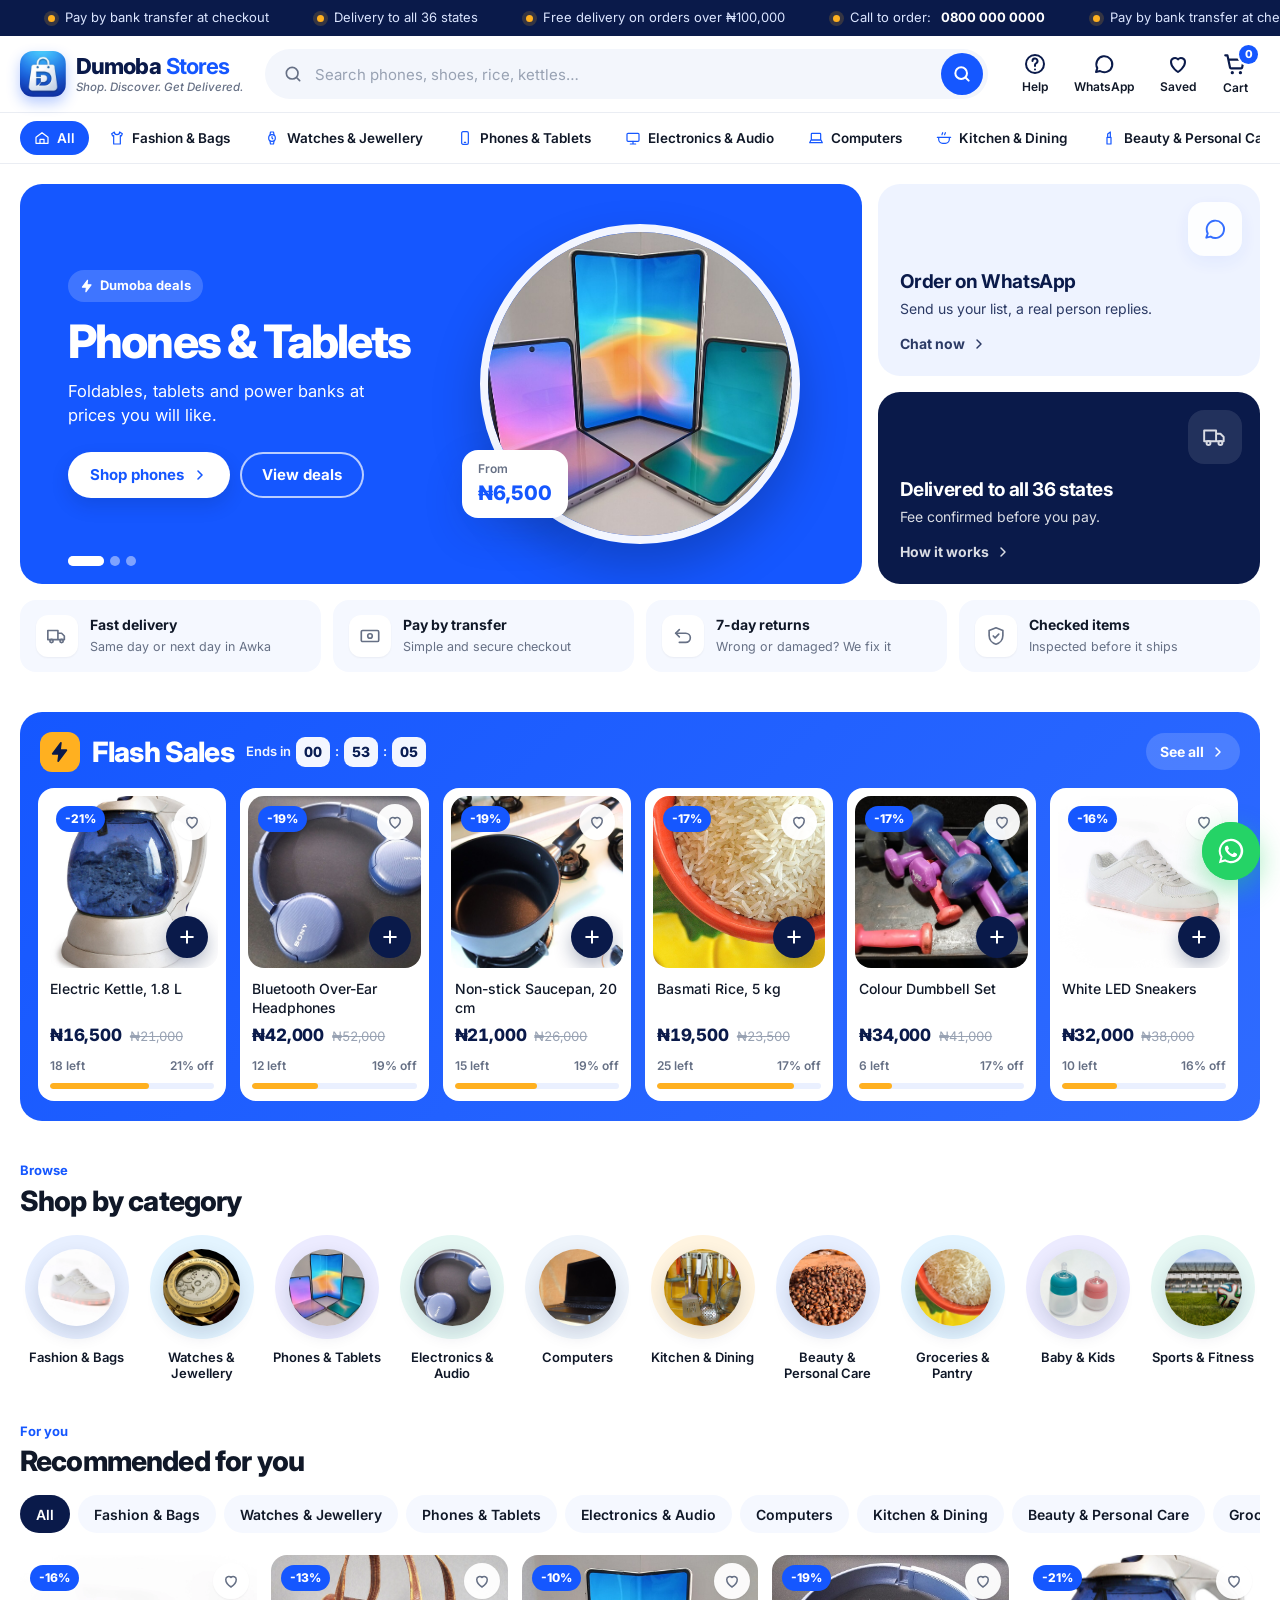
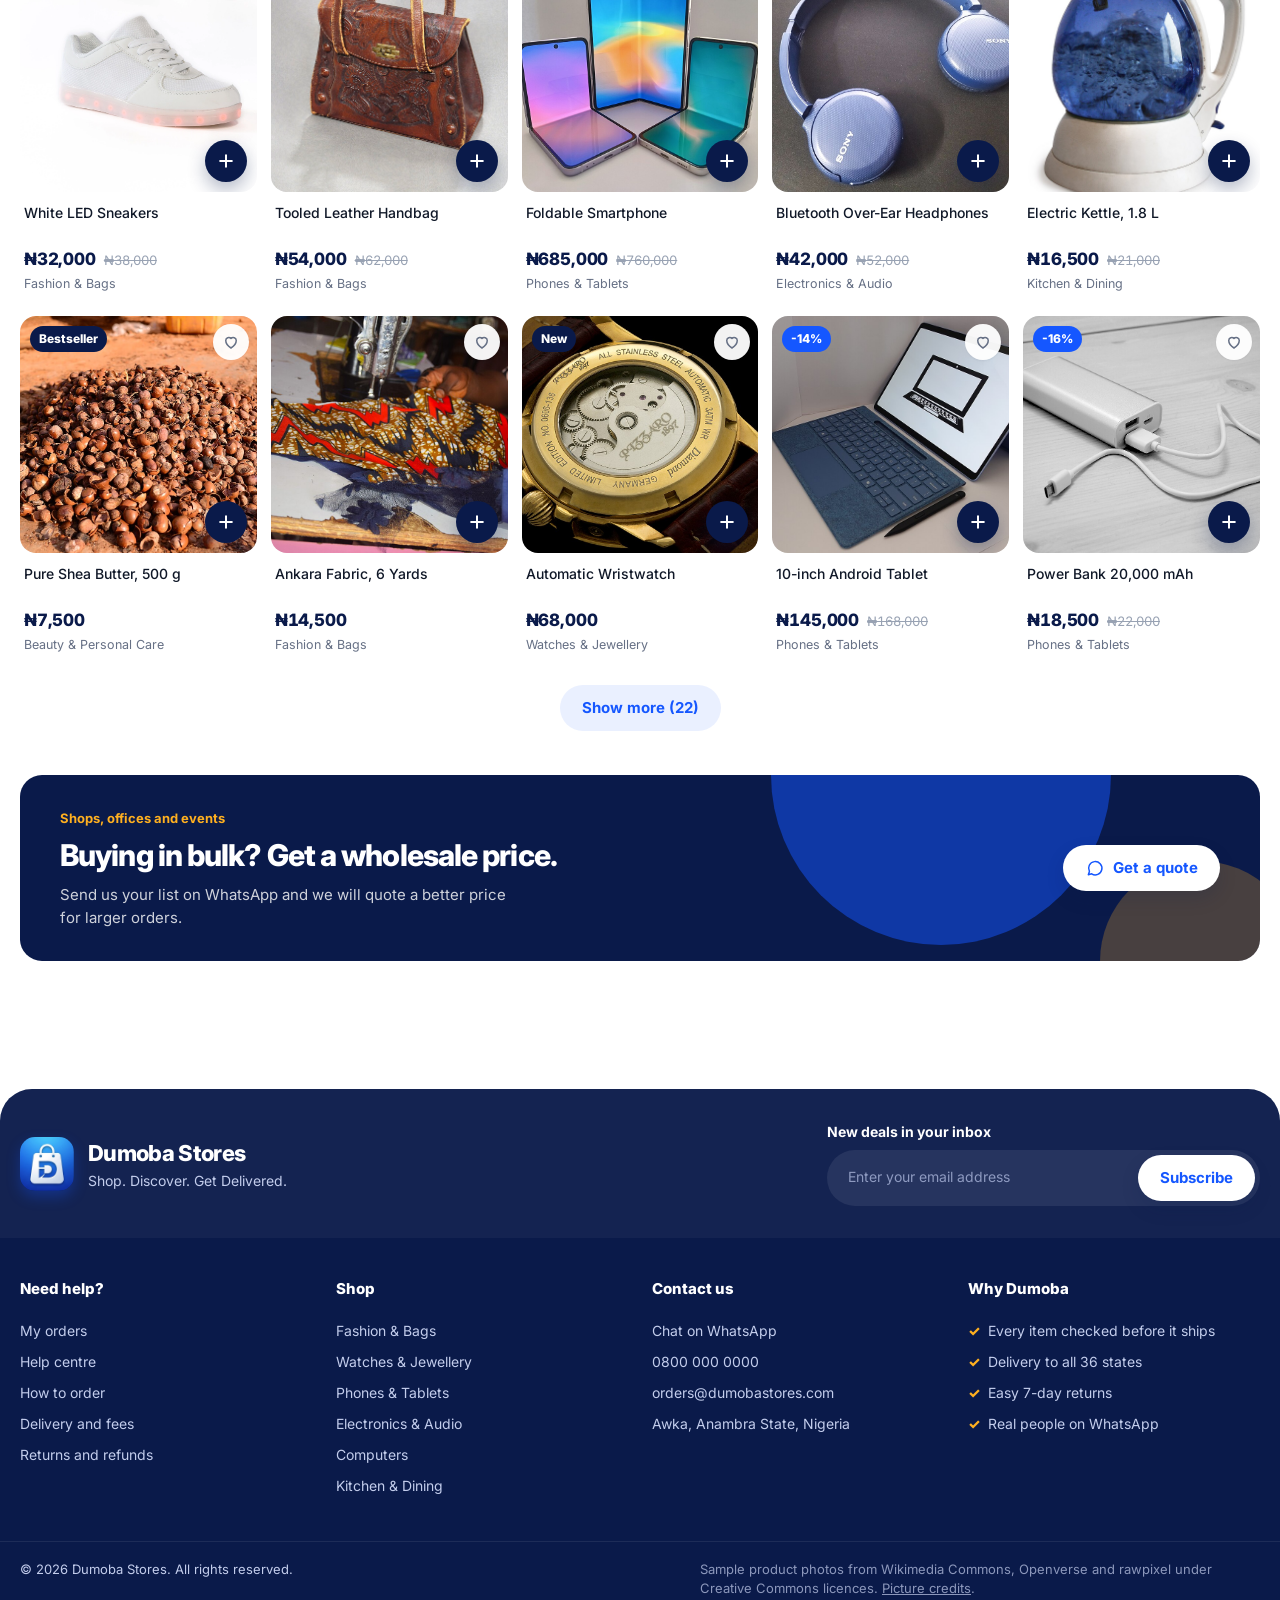
<file: index.html>
<!doctype html>
<html lang="en">
<head>
  <meta charset="utf-8">
  <meta name="viewport" content="width=device-width, initial-scale=1, viewport-fit=cover">
  <title>Dumoba Stores | Online Shopping in Nigeria</title>
  <meta name="description" content="Shop phones, fashion, electronics, kitchen, beauty, groceries, baby and sports products at Dumoba Stores. Order on WhatsApp, delivery across Nigeria.">
  <meta name="theme-color" content="#1449e6">
  <link rel="icon" href="assets/favicon.png" type="image/png">
  <link rel="apple-touch-icon" href="assets/logo-icon.png">
  <meta property="og:image" content="assets/logo-full.png">
  <link rel="preconnect" href="https://fonts.googleapis.com">
  <link rel="preconnect" href="https://fonts.gstatic.com" crossorigin>
  <link href="https://fonts.googleapis.com/css2?family=Inter:wght@400;500;600;700;800&display=swap" rel="stylesheet">
  <link rel="stylesheet" href="css/styles.css">
  <!-- Loading screen styles are inline so the logo shows instantly on refresh -->
  <style>
    .loader { position: fixed; inset: 0; z-index: 9999; display: grid; place-items: center; background: #fff; transition: opacity .45s ease, visibility .45s ease; }
    .loader.done { opacity: 0; visibility: hidden; }
    .loader__in { display: grid; justify-items: center; gap: 18px; }
    .loader__logo { width: 96px; height: 96px; border-radius: 24px; box-shadow: 0 14px 34px rgba(20, 73, 230, .3); animation: loader-pulse 1.2s ease-in-out infinite; }
    .loader__name { font: 800 22px/1 "Inter", system-ui, sans-serif; letter-spacing: -.03em; color: #0a1f5c; }
    .loader__name b { font-weight: 500; color: #1449e6; }
    .loader__bar { width: 120px; height: 4px; border-radius: 2px; background: #e8efff; overflow: hidden; }
    .loader__bar i { display: block; width: 40%; height: 100%; border-radius: 2px; background: #1449e6; animation: loader-slide 1s ease-in-out infinite; }
    @keyframes loader-pulse { 50% { transform: scale(1.08); } }
    @keyframes loader-slide { from { transform: translateX(-100%); } to { transform: translateX(250%); } }
    @media (prefers-reduced-motion: reduce) { .loader__logo, .loader__bar i { animation: none; } }
  </style>
</head>
<body>

  <!-- Loading screen: shows the logo while the page loads or refreshes -->
  <div class="loader" id="loader" role="status" aria-label="Loading Dumoba Stores">
    <div class="loader__in">
      <img class="loader__logo" src="assets/logo-icon.png" alt="" width="96" height="96">
      <p class="loader__name">Dumoba <b>Stores</b></p>
      <div class="loader__bar"><i></i></div>
    </div>
  </div>

  <!-- Top ticker (scrolling messages) -->
  <div class="ticker" aria-label="Store news">
    <div class="ticker__track" id="ticker"></div>
  </div>

  <!-- Header -->
  <header class="header">
    <div class="wrap header__in">
      <button class="icon-btn menu-btn" type="button" id="menu-btn" aria-label="Open categories menu">
        <svg viewBox="0 0 24 24" width="24" height="24" aria-hidden="true"><path d="M3 6h18M3 12h18M3 18h18" stroke="currentColor" stroke-width="2" stroke-linecap="round"/></svg>
      </button>
      <a class="logo" href="#/" aria-label="Dumoba Stores home">
        <span class="logo__mark" data-logo>D</span>
        <span class="logo__words"><span class="logo__text">Dumoba<b>Stores</b></span><small class="logo__tag" data-tagline></small></span>
      </a>
      <form class="search" id="search-form" role="search">
        <label class="visually-hidden" for="q">Search products, brands and categories</label>
        <svg class="search__icon" viewBox="0 0 24 24" width="20" height="20" aria-hidden="true"><circle cx="11" cy="11" r="7" fill="none" stroke="currentColor" stroke-width="2"/><path d="m20 20-3.5-3.5" stroke="currentColor" stroke-width="2" stroke-linecap="round"/></svg>
        <input id="q" type="search" placeholder="Search phones, shoes, rice, kettles…" autocomplete="off">
        <button class="search__btn" type="submit" aria-label="Search">
          <svg viewBox="0 0 24 24" width="20" height="20" aria-hidden="true"><circle cx="11" cy="11" r="7" fill="none" stroke="currentColor" stroke-width="2.4"/><path d="m20 20-3.5-3.5" stroke="currentColor" stroke-width="2.4" stroke-linecap="round"/></svg>
        </button>
        <ul class="suggest" id="suggest" role="listbox" hidden></ul>
      </form>
      <nav class="header__actions" aria-label="Account and cart">
        <a class="hact" href="#/help">
          <svg viewBox="0 0 24 24" width="24" height="24" aria-hidden="true"><circle cx="12" cy="12" r="9" fill="none" stroke="currentColor" stroke-width="2"/><path d="M9.5 9a2.5 2.5 0 1 1 3.5 2.3c-.6.3-1 .9-1 1.6V14M12 17.5v.01" stroke="currentColor" stroke-width="2" stroke-linecap="round" fill="none"/></svg>
          <span>Help</span>
        </a>
        <a class="hact" id="wa-head" href="#" target="_blank" rel="noopener">
          <svg viewBox="0 0 24 24" width="24" height="24" aria-hidden="true"><path d="M4 20l1.3-3.9A8 8 0 1 1 8 19z" fill="none" stroke="currentColor" stroke-width="2" stroke-linejoin="round"/></svg>
          <span>WhatsApp</span>
        </a>
        <a class="hact" href="#/wishlist" aria-label="Wishlist">
          <span class="cart-ico">
            <svg viewBox="0 0 24 24" width="24" height="24" aria-hidden="true"><path d="M12 20s-7-4.4-7-10a4 4 0 0 1 7-2.6A4 4 0 0 1 19 10c0 5.6-7 10-7 10z" fill="none" stroke="currentColor" stroke-width="2" stroke-linejoin="round"/></svg>
            <b class="cart-count" id="wish-count" hidden>0</b>
          </span>
          <span>Saved</span>
        </a>
        <a class="hact hact--cart" href="#/cart" aria-label="Cart">
          <span class="cart-ico">
            <svg viewBox="0 0 24 24" width="26" height="26" aria-hidden="true"><path d="M3 4h2l2.4 11.2a1 1 0 0 0 1 .8h9.2a1 1 0 0 0 1-.8L20 8H6.2" fill="none" stroke="currentColor" stroke-width="2" stroke-linecap="round" stroke-linejoin="round"/><circle cx="9.5" cy="20" r="1.5" fill="currentColor"/><circle cx="17" cy="20" r="1.5" fill="currentColor"/></svg>
            <b class="cart-count" id="cart-count">0</b>
          </span>
          <span>Cart</span>
        </a>
      </nav>
    </div>
    <nav class="catbar" aria-label="Categories">
      <div class="wrap catbar__in" id="catbar"></div>
    </nav>
  </header>

  <!-- Mobile category drawer -->
  <div class="drawer" id="drawer" hidden>
    <div class="drawer__panel" role="dialog" aria-modal="true" aria-label="Categories">
      <div class="drawer__head">
        <span class="logo__text">Dumoba<b>Stores</b></span>
        <button class="icon-btn" type="button" data-close-drawer aria-label="Close menu">
          <svg viewBox="0 0 24 24" width="24" height="24" aria-hidden="true"><path d="M6 6l12 12M18 6 6 18" stroke="currentColor" stroke-width="2" stroke-linecap="round"/></svg>
        </button>
      </div>
      <p class="drawer__label">Categories</p>
      <ul class="drawer__list" id="drawer-list"></ul>
    </div>
    <button class="drawer__scrim" type="button" data-close-drawer aria-label="Close menu"></button>
  </div>

  <main id="app" class="wrap" tabindex="-1"></main>

  <!-- Footer -->
  <footer class="footer">
    <div class="footer__news">
      <div class="wrap footer__news-in">
        <div class="footer__brand">
          <span class="logo__mark logo__mark--light" data-logo>D</span>
          <div>
            <p class="footer__brand-name">Dumoba Stores</p>
            <p data-tagline>Everything for the home, delivered across Nigeria.</p>
          </div>
        </div>
        <form class="news" id="news-form">
          <label for="news-email">New deals in your inbox</label>
          <div class="news__row">
            <input id="news-email" type="email" placeholder="Enter your email address" required>
            <button class="btn btn--light" type="submit">Subscribe</button>
          </div>
        </form>
      </div>
    </div>
    <div class="wrap footer__cols">
      <div>
        <h3>Need help?</h3>
        <ul>
          <li><a href="#/orders">My orders</a></li>
          <li><a href="#/help">Help centre</a></li>
          <li><a href="#/help">How to order</a></li>
          <li><a href="#/help">Delivery and fees</a></li>
          <li><a href="#/help">Returns and refunds</a></li>
        </ul>
      </div>
      <div>
        <h3>Shop</h3>
        <ul id="footer-cats"></ul>
      </div>
      <div>
        <h3>Contact us</h3>
        <ul>
          <li><a id="foot-wa" href="#" target="_blank" rel="noopener">Chat on WhatsApp</a></li>
          <li><a id="foot-phone" href="#"></a></li>
          <li><a id="foot-email" href="#"></a></li>
          <li id="foot-addr">Awka, Anambra State</li>
        </ul>
      </div>
      <div>
        <h3>Why Dumoba</h3>
        <ul class="footer__why">
          <li>Every item checked before it ships</li>
          <li>Delivery to all 36 states</li>
          <li>Easy 7-day returns</li>
          <li>Real people on WhatsApp</li>
        </ul>
      </div>
    </div>
    <div class="footer__base">
      <div class="wrap footer__base-in">
        <p>© <span id="year"></span> Dumoba Stores. All rights reserved.</p>
        <p class="footer__credits">Sample product photos from Wikimedia Commons, Openverse and rawpixel under Creative Commons licences. <a href="CREDITS.md">Picture credits</a>.</p>
      </div>
    </div>
  </footer>

  <!-- Floating WhatsApp -->
  <a class="wa-float" id="wa-float" href="#" target="_blank" rel="noopener" aria-label="Chat with us on WhatsApp">
    <svg viewBox="0 0 32 32" width="30" height="30" aria-hidden="true"><path fill="currentColor" d="M16 3a13 13 0 0 0-11.2 19.6L3 29l6.6-1.7A13 13 0 1 0 16 3zm0 23.6c-2 0-4-.6-5.7-1.6l-.4-.2-3.9 1 1-3.8-.3-.4A10.6 10.6 0 1 1 16 26.6zm5.8-7.9c-.3-.2-1.9-.9-2.2-1s-.5-.2-.7.2-.8 1-1 1.2-.4.2-.7.1a8.7 8.7 0 0 1-4.3-3.8c-.3-.6.3-.5.9-1.7.1-.2 0-.4 0-.5l-1-2.4c-.3-.6-.5-.5-.7-.5h-.6a1.2 1.2 0 0 0-.9.4 3.6 3.6 0 0 0-1.1 2.7 6.3 6.3 0 0 0 1.3 3.3 14.4 14.4 0 0 0 5.5 4.9c2 .9 2.8.9 3.8.8a3.2 3.2 0 0 0 2.1-1.5 2.6 2.6 0 0 0 .2-1.5c-.1-.2-.3-.3-.6-.4z"/></svg>
  </a>

  <button class="to-top" id="to-top" type="button" aria-label="Back to top">
    <svg viewBox="0 0 24 24" width="22" height="22" fill="none" stroke="currentColor" stroke-width="2.4" stroke-linecap="round" stroke-linejoin="round" aria-hidden="true"><path d="m18 15-6-6-6 6"/></svg>
  </button>

  <div class="toast" id="toast" role="status" aria-live="polite"></div>

  <script src="js/config.js"></script>
  <script src="js/products.js"></script>
  <script src="js/app.js"></script>
</body>
</html>
</file>
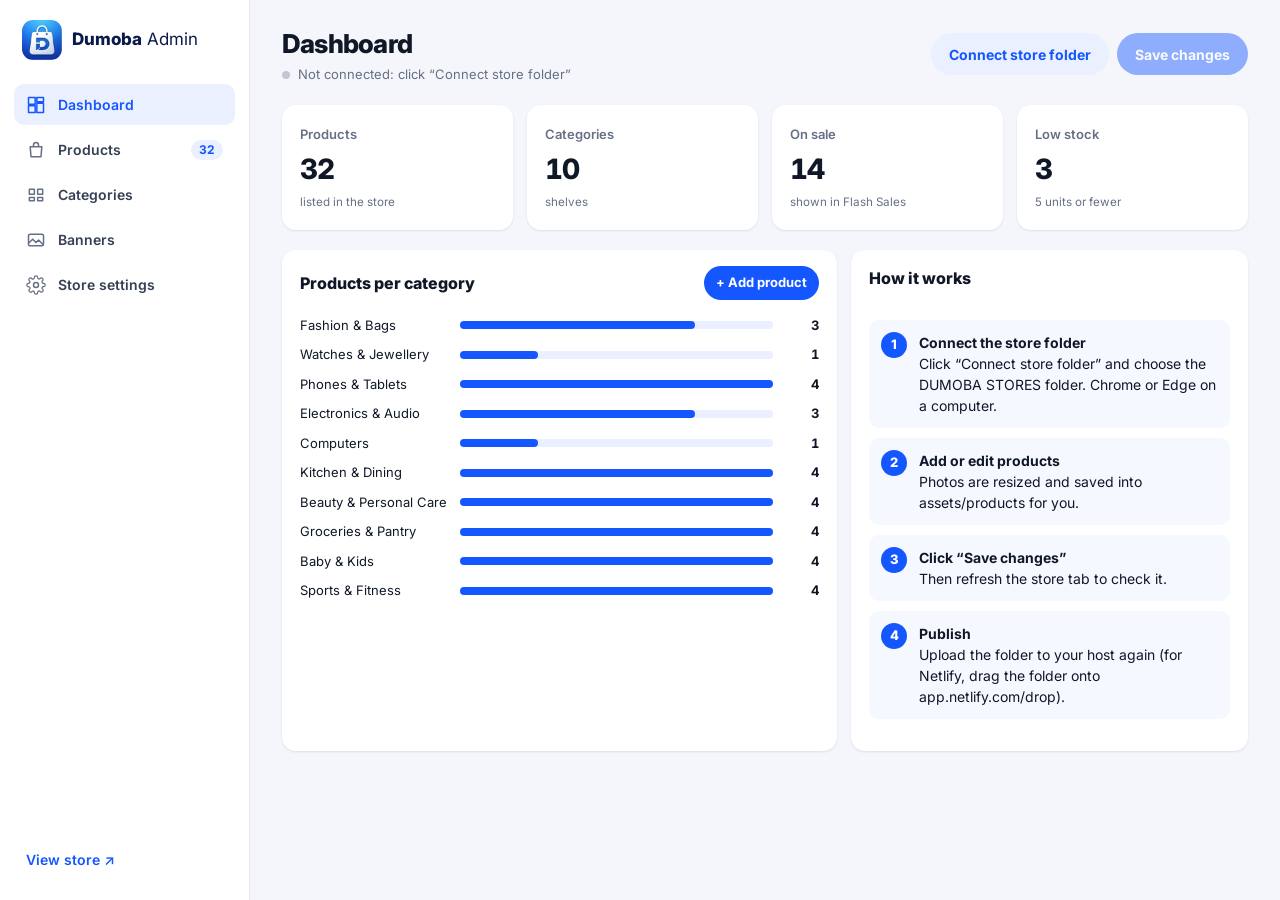
<file: admin.html>
<!doctype html>
<html lang="en">
<head>
  <meta charset="utf-8">
  <meta name="viewport" content="width=device-width, initial-scale=1">
  <title>Dumoba Admin</title>
  <meta name="robots" content="noindex, nofollow">
  <link rel="icon" href="assets/favicon.png" type="image/png">
  <link rel="preconnect" href="https://fonts.googleapis.com">
  <link rel="preconnect" href="https://fonts.gstatic.com" crossorigin>
  <link href="https://fonts.googleapis.com/css2?family=Inter:wght@400;500;600;700;800&display=swap" rel="stylesheet">
  <link rel="stylesheet" href="css/admin.css">
</head>
<body>
  <div class="layout">
    <!-- Sidebar -->
    <aside class="side">
      <a class="brand" href="admin.html">
        <img src="assets/logo-icon.png" alt="" width="40" height="40">
        <span><b>Dumoba</b> Admin</span>
      </a>
      <nav class="side__nav" aria-label="Admin sections">
        <button type="button" data-tab="dashboard" class="is-active"><svg viewBox="0 0 24 24" width="20" height="20" aria-hidden="true"><path d="M3 3h8v8H3zM13 3h8v5h-8zM13 10h8v11h-8zM3 13h8v8H3z" fill="none" stroke="currentColor" stroke-width="1.8" stroke-linejoin="round"/></svg>Dashboard</button>
        <button type="button" data-tab="products"><svg viewBox="0 0 24 24" width="20" height="20" aria-hidden="true"><path d="M5 8h14l-1 12H6zM9 8V6a3 3 0 0 1 6 0v2" fill="none" stroke="currentColor" stroke-width="1.8" stroke-linejoin="round"/></svg>Products <span class="pill" id="nav-count">0</span></button>
        <button type="button" data-tab="categories"><svg viewBox="0 0 24 24" width="20" height="20" aria-hidden="true"><path d="M4 5h6v6H4zM14 5h6v6h-6zM4 15h6v4H4zM14 15h6v4h-6z" fill="none" stroke="currentColor" stroke-width="1.8" stroke-linejoin="round"/></svg>Categories</button>
        <button type="button" data-tab="banners"><svg viewBox="0 0 24 24" width="20" height="20" aria-hidden="true"><rect x="3" y="5" width="18" height="14" rx="2" fill="none" stroke="currentColor" stroke-width="1.8"/><path d="m3 16 5-5 4 4 3-3 6 6" fill="none" stroke="currentColor" stroke-width="1.8" stroke-linejoin="round"/></svg>Banners</button>
        <button type="button" data-tab="settings"><svg viewBox="0 0 24 24" width="20" height="20" aria-hidden="true"><circle cx="12" cy="12" r="3" fill="none" stroke="currentColor" stroke-width="1.8"/><path d="M19.4 15a1.7 1.7 0 0 0 .3 1.8l.1.1a2 2 0 1 1-2.8 2.8l-.1-.1a1.7 1.7 0 0 0-1.8-.3 1.7 1.7 0 0 0-1 1.5V21a2 2 0 1 1-4 0v-.1a1.7 1.7 0 0 0-1.1-1.5 1.7 1.7 0 0 0-1.8.3l-.1.1a2 2 0 1 1-2.8-2.8l.1-.1a1.7 1.7 0 0 0 .3-1.8 1.7 1.7 0 0 0-1.5-1H3a2 2 0 1 1 0-4h.1a1.7 1.7 0 0 0 1.5-1.1 1.7 1.7 0 0 0-.3-1.8l-.1-.1a2 2 0 1 1 2.8-2.8l.1.1a1.7 1.7 0 0 0 1.8.3H9a1.7 1.7 0 0 0 1-1.5V3a2 2 0 1 1 4 0v.1a1.7 1.7 0 0 0 1 1.5 1.7 1.7 0 0 0 1.8-.3l.1-.1a2 2 0 1 1 2.8 2.8l-.1.1a1.7 1.7 0 0 0-.3 1.8V9a1.7 1.7 0 0 0 1.5 1H21a2 2 0 1 1 0 4h-.1a1.7 1.7 0 0 0-1.5 1z" fill="none" stroke="currentColor" stroke-width="1.5"/></svg>Store settings</button>
      </nav>
      <div class="side__foot">
        <a class="side__view" href="index.html" target="_blank" rel="noopener">View store ↗</a>
      </div>
    </aside>

    <!-- Main -->
    <div class="main">
      <header class="top">
        <div>
          <h1 id="page-title">Dashboard</h1>
          <p class="top__status" id="status">Not connected</p>
        </div>
        <div class="top__actions">
          <button class="btn btn--ghost" type="button" id="connect">Connect store folder</button>
          <button class="btn" type="button" id="save" disabled>Save changes</button>
        </div>
      </header>

      <div class="notice" id="notice" hidden></div>

      <main id="view"></main>
    </div>
  </div>

  <!-- Product editor -->
  <dialog class="modal" id="editor" aria-labelledby="editor-title">
    <form class="modal__in" id="editor-form" method="dialog" novalidate>
      <header class="modal__head">
        <h2 id="editor-title">Add product</h2>
        <button class="x" type="button" data-close aria-label="Close">×</button>
      </header>
      <div class="modal__body editor">
        <div class="editor__img">
          <label class="drop" id="drop">
            <img id="ed-preview" alt="" hidden>
            <span class="drop__hint" id="drop-hint">
              <svg viewBox="0 0 24 24" width="34" height="34" aria-hidden="true"><path d="M12 16V4m0 0-4 4m4-4 4 4M4 16v3a1 1 0 0 0 1 1h14a1 1 0 0 0 1-1v-3" fill="none" stroke="currentColor" stroke-width="1.8" stroke-linecap="round" stroke-linejoin="round"/></svg>
              <b>Add a photo</b><small>Click or drop an image here. It is resized for the web automatically.</small>
            </span>
            <input type="file" id="ed-file" accept="image/*" class="visually-hidden">
          </label>
          <button class="link" type="button" id="ed-file-change" hidden>Change photo</button>
        </div>
        <div class="editor__fields">
          <label class="field field--full"><span>Product name *</span><input name="name" required maxlength="120" placeholder="e.g. Red Canvas Sneakers"></label>
          <label class="field"><span>Category *</span><select name="category" required></select></label>
          <label class="field"><span>Label on photo</span><input name="tag" maxlength="20" placeholder="e.g. New, Bestseller"></label>
          <label class="field"><span>Price (₦) *</span><input name="price" type="number" min="0" step="1" required inputmode="numeric" placeholder="25000"></label>
          <label class="field"><span>Old price (₦)</span><input name="oldPrice" type="number" min="0" step="1" inputmode="numeric" placeholder="Leave empty if not on sale" aria-describedby="old-help"><small id="old-help">Higher than the price → shows a discount and puts it in Flash Sales.</small></label>
          <label class="field"><span>Units in stock</span><input name="stock" type="number" min="0" step="1" inputmode="numeric" placeholder="e.g. 12"></label>
          <label class="check"><input name="featured" type="checkbox"> <span>Feature on the home page</span></label>
          <label class="field field--full"><span>Description</span><textarea name="description" rows="3" maxlength="600" placeholder="One or two sentences about the product."></textarea></label>
          <div class="field field--full">
            <span>Details (size, colour, warranty…)</span>
            <div class="specs" id="ed-specs"></div>
            <button class="link" type="button" id="add-spec">+ Add a detail</button>
          </div>
        </div>
      </div>
      <footer class="modal__foot">
        <p class="err" id="ed-error" role="alert"></p>
        <button class="btn btn--ghost" type="button" data-close>Cancel</button>
        <button class="btn" type="submit">Save product</button>
      </footer>
    </form>
  </dialog>

  <div class="toast" id="toast" role="status" aria-live="polite"></div>

  <script src="js/config.js"></script>
  <script src="js/products.js"></script>
  <script src="js/admin.js"></script>
</body>
</html>
</file>
<file: css/styles.css>
/* ==========================================================================
   DUMOBA STORES — bright marketplace styles (vanilla CSS)
   Blue and white. Change the colours here and the whole site follows.
   ========================================================================== */
:root {
  --blue: #1557ff;
  --blue-dark: #0b3fd1;
  --blue-deep: #0a1a4a;
  --blue-soft: #eaf0ff;
  --blue-tint: #f5f8ff;
  --sky: #e3f1ff;
  --ice: #eef3ff;
  --mist: #f3f6fc;          /* product image background */
  --page: #ffffff;
  --ink: #101828;
  --ink-2: #667085;
  --line: #eaedf3;
  --deal: #ffb020;           /* warm accent for flash sale and badges */
  --good: #12a150;
  --danger: #e5383b;

  --r-lg: 22px;
  --r: 16px;
  --r-sm: 12px;
  --pill: 999px;
  --shadow-sm: 0 1px 2px rgba(16, 24, 40, .05);
  --shadow: 0 6px 20px rgba(21, 87, 255, .08);
  --shadow-lift: 0 16px 40px rgba(16, 32, 80, .14);
  --font: "Inter", system-ui, -apple-system, "Segoe UI", Roboto, sans-serif;
  --ease: cubic-bezier(0.22, 1, 0.36, 1);
  --spring: cubic-bezier(0.34, 1.56, 0.64, 1);
}

/* ---------- Base ---------- */
*, *::before, *::after { box-sizing: border-box; }
html { -webkit-text-size-adjust: 100%; scroll-behavior: smooth; }
body { margin: 0; background: var(--page); color: var(--ink); font-family: var(--font); font-size: 15px; line-height: 1.5; -webkit-font-smoothing: antialiased; -webkit-tap-highlight-color: transparent; }
img { display: block; max-width: 100%; }
a { color: inherit; text-decoration: none; }
button, input, select, textarea { font: inherit; color: inherit; }
button { cursor: pointer; }
h1, h2, h3, h4, p, ul, ol, figure { margin: 0; }
ul, ol { padding: 0; list-style: none; }
:focus-visible { outline: 3px solid rgba(21, 87, 255, .45); outline-offset: 2px; }
.visually-hidden { position: absolute !important; width: 1px; height: 1px; overflow: hidden; clip: rect(0 0 0 0); white-space: nowrap; }
.wrap { width: min(1280px, 100% - 40px); margin-inline: auto; }
main.wrap { padding: 20px 0 64px; min-height: 60vh; outline: none; }

/* buttons */
.btn {
  display: inline-flex; align-items: center; justify-content: center; gap: 8px;
  min-height: 46px; padding: 0 22px; border: 0; border-radius: var(--pill);
  background: var(--blue); color: #fff; font-weight: 700; font-size: 15px;
  box-shadow: 0 8px 18px rgba(21, 87, 255, .28);
  transition: background-color .2s, transform .2s var(--spring), box-shadow .2s;
}
.btn:hover { background: var(--blue-dark); transform: translateY(-2px); box-shadow: 0 12px 24px rgba(21, 87, 255, .32); }
.btn:active { transform: scale(.97); }
.btn--light { background: #fff; color: var(--blue); box-shadow: 0 8px 18px rgba(10, 26, 74, .15); }
.btn--light:hover { background: #fff; color: var(--blue-dark); }
.btn--ghost { background: var(--blue-soft); color: var(--blue); box-shadow: none; }
.btn--ghost:hover { background: #dce6ff; box-shadow: none; }
.btn--outline { background: transparent; color: #fff; box-shadow: inset 0 0 0 2px rgba(255,255,255,.7); }
.btn--outline:hover { background: rgba(255,255,255,.12); box-shadow: inset 0 0 0 2px #fff; }
.btn--dark { background: var(--blue-deep); box-shadow: none; }
.btn--dark:hover { background: #050f30; }
.btn--wa { background: #1faa59; box-shadow: 0 8px 18px rgba(31, 170, 89, .3); }
.btn--wa:hover { background: #178a47; }
.btn--block { width: 100%; }
.icon-btn { display: inline-grid; place-items: center; width: 44px; height: 44px; border: 0; border-radius: 50%; background: none; color: inherit; transition: background-color .2s; }
.icon-btn:hover { background: var(--blue-soft); }

/* ---------- Ticker ---------- */
.ticker { background: var(--blue-deep); color: #dbe5ff; font-size: 13px; overflow: hidden; height: 36px; display: flex; align-items: center; }
.ticker__track { display: flex; gap: 48px; white-space: nowrap; width: max-content; animation: ticker 40s linear infinite; padding-left: 48px; }
.ticker:hover .ticker__track { animation-play-state: paused; }
.ticker__track span { display: inline-flex; align-items: center; gap: 10px; }
.ticker__track span::before { content: ""; width: 7px; height: 7px; border-radius: 50%; background: var(--deal); box-shadow: 0 0 0 4px rgba(255, 176, 32, .18); }
.ticker__track b { color: #fff; }
@keyframes ticker { to { transform: translateX(-50%); } }

/* ---------- Header ---------- */
.header { position: sticky; top: 0; z-index: 40; background: rgba(255,255,255,.92); backdrop-filter: saturate(1.6) blur(14px); -webkit-backdrop-filter: saturate(1.6) blur(14px); transition: box-shadow .3s; }
.header.scrolled { box-shadow: 0 6px 24px rgba(16, 32, 80, .08); }
.header__in { display: flex; align-items: center; gap: 22px; min-height: 76px; }
.menu-btn { display: none; }
.logo { display: inline-flex; align-items: center; gap: 10px; flex: none; }
.logo__mark { display: grid; place-items: center; width: 42px; height: 42px; border-radius: 12px; background: var(--blue); color: #fff; font-weight: 800; font-size: 22px; }
.logo__img { width: 46px; height: 46px; border-radius: 13px; flex: none; box-shadow: 0 6px 14px rgba(21, 87, 255, .3); transition: transform .4s var(--spring); }
.logo:hover .logo__img { transform: rotate(-8deg) scale(1.06); }
.logo__words { display: flex; flex-direction: column; line-height: 1.05; }
.logo__text { font-size: 22px; font-weight: 800; letter-spacing: -0.04em; color: var(--blue-deep); }
.logo__text b { font-weight: 700; color: var(--blue); margin-left: 5px; }
.logo__tag { font-size: 11.5px; font-weight: 500; font-style: italic; color: var(--ink-2); margin-top: 3px; white-space: nowrap; }
.logo__tag:empty { display: none; }

.search { position: relative; flex: 1; display: flex; align-items: center; height: 50px; background: var(--mist); border-radius: var(--pill); padding: 0 5px 0 18px; transition: background-color .2s, box-shadow .2s; }
.search:focus-within { background: #fff; box-shadow: 0 0 0 2px var(--blue), 0 10px 30px rgba(21, 87, 255, .12); }
.search__icon { color: var(--ink-2); flex: none; }
.search input { flex: 1; min-width: 0; height: 100%; border: 0; padding: 0 12px; background: none; font-size: 15px; outline: none; }
.search input::placeholder { color: #98a2b3; }
.search__btn { flex: none; width: 42px; height: 42px; border: 0; border-radius: 50%; background: var(--blue); color: #fff; display: grid; place-items: center; transition: transform .2s var(--spring), background-color .2s; }
.search__btn:hover { background: var(--blue-dark); transform: scale(1.08); }
.suggest { position: absolute; left: 0; right: 0; top: calc(100% + 8px); background: #fff; border-radius: var(--r); box-shadow: var(--shadow-lift); overflow: hidden; z-index: 5; padding: 6px; animation: pop .25s var(--ease); }
.suggest a { display: flex; align-items: center; gap: 12px; padding: 8px 10px; border-radius: var(--r-sm); }
.suggest a:hover { background: var(--blue-tint); }
.suggest img { width: 44px; height: 44px; object-fit: cover; border-radius: 10px; }
.suggest small { display: block; color: var(--ink-2); }
.suggest .price { margin-left: auto; font-weight: 700; color: var(--blue); font-size: 15px; }

.header__actions { display: flex; align-items: center; gap: 2px; flex: none; }
.hact { display: flex; flex-direction: column; align-items: center; gap: 2px; padding: 6px 12px; border-radius: var(--r-sm); font-size: 12px; font-weight: 600; color: var(--ink); transition: background-color .2s, color .2s; }
.hact svg { color: var(--blue-deep); transition: transform .3s var(--spring); }
.hact:hover { background: var(--blue-tint); color: var(--blue); }
.hact:hover svg { transform: translateY(-2px); color: var(--blue); }
.cart-ico { position: relative; display: inline-flex; }
.cart-count { position: absolute; top: -6px; right: -10px; min-width: 19px; height: 19px; padding: 0 5px; border-radius: 10px; background: var(--blue); color: #fff; font-size: 11px; font-weight: 800; display: grid; place-items: center; box-shadow: 0 0 0 2px #fff; }
.cart-count[hidden] { display: none; }
.bump { animation: bump .5s var(--spring); }
@keyframes bump { 40% { transform: scale(1.45); } }

.catbar { border-top: 1px solid var(--line); border-bottom: 1px solid var(--line); background: #fff; }
.catbar__in { display: flex; gap: 6px; overflow-x: auto; scrollbar-width: none; padding: 8px 0; }
.catbar__in::-webkit-scrollbar { display: none; }
.catbar a { flex: none; display: inline-flex; align-items: center; gap: 7px; padding: 7px 14px; border-radius: var(--pill); font-size: 13.5px; font-weight: 600; white-space: nowrap; color: var(--ink); transition: background-color .2s, color .2s; }
.catbar a svg { color: var(--blue); }
.catbar a:hover { background: var(--blue-tint); color: var(--blue); }
.catbar a.is-active { background: var(--blue); color: #fff; }
.catbar a.is-active svg { color: #fff; }

/* ---------- Drawer ---------- */
.drawer { position: fixed; inset: 0; z-index: 60; display: flex; }
.drawer[hidden] { display: none; }
.drawer__panel { position: relative; z-index: 1; width: min(330px, 86vw); height: 100%; background: #fff; overflow-y: auto; border-radius: 0 var(--r-lg) var(--r-lg) 0; animation: drawer-in .35s var(--ease); }
@keyframes drawer-in { from { transform: translateX(-100%); } }
.drawer__scrim { flex: 1; border: 0; background: rgba(10, 26, 74, .45); animation: fade .3s; }
.drawer__head { display: flex; justify-content: space-between; align-items: center; padding: 16px 12px 16px 20px; }
.drawer__label { padding: 8px 20px; font-size: 12px; font-weight: 700; color: var(--ink-2); text-transform: uppercase; letter-spacing: .08em; }
.drawer__list { padding: 0 10px 20px; }
.drawer__list a { display: flex; align-items: center; gap: 12px; padding: 12px; border-radius: var(--r-sm); font-weight: 600; }
.drawer__list a:hover { background: var(--blue-tint); color: var(--blue); }
.drawer__list svg { color: var(--blue); }

/* ---------- Sections ---------- */
.sec { margin-top: 40px; }
.sec__head { display: flex; align-items: flex-end; justify-content: space-between; gap: 16px; margin-bottom: 18px; }
.sec__kicker { display: block; font-size: 13px; font-weight: 700; color: var(--blue); margin-bottom: 4px; }
.sec__head h2 { font-size: clamp(22px, 2.2vw, 28px); font-weight: 800; letter-spacing: -0.03em; line-height: 1.15; }
.sec__more { display: inline-flex; align-items: center; gap: 6px; padding: 8px 14px; border-radius: var(--pill); background: var(--blue-tint); color: var(--blue); font-size: 14px; font-weight: 700; white-space: nowrap; transition: background-color .2s, gap .2s; }
.sec__more:hover { background: var(--blue-soft); gap: 10px; }

/* ---------- Hero ---------- */
.hero { display: grid; grid-template-columns: minmax(0, 2.2fr) minmax(0, 1fr); gap: 16px; }
.slider { position: relative; overflow: hidden; border-radius: var(--r-lg); min-height: 400px; isolation: isolate; }
.slide { position: absolute; inset: 0; display: grid; grid-template-columns: 1.15fr 1fr; align-items: center; padding: 40px 48px; opacity: 0; visibility: hidden; transition: opacity .8s var(--ease), visibility .8s; }
.slide.is-on { opacity: 1; visibility: visible; }
.slide--blue { background: var(--blue); color: #fff; }
.slide--navy { background: var(--blue-deep); color: #fff; }
.slide--sky { background: var(--sky); color: var(--blue-deep); }
.slide__bg { position: absolute; inset: 0; z-index: -1; overflow: hidden; }
.slide__bg i { position: absolute; border-radius: 50%; background: rgba(255,255,255,.12); }
.slide--sky .slide__bg i { background: rgba(21, 87, 255, .08); }
.slide__bg i:nth-child(1) { width: 460px; height: 460px; right: -80px; top: -60px; animation: float 9s ease-in-out infinite; }
.slide__bg i:nth-child(2) { width: 180px; height: 180px; left: 42%; bottom: -70px; animation: float 7s ease-in-out infinite reverse; }
.slide__bg i:nth-child(3) { width: 70px; height: 70px; left: 6%; top: 12%; animation: float 6s ease-in-out infinite; }
@keyframes float { 50% { transform: translate(10px, -14px); } }
.slide__text > * { opacity: 0; transform: translateY(18px); transition: opacity .6s var(--ease), transform .6s var(--ease); }
.slide.is-on .slide__text > * { opacity: 1; transform: none; }
.slide.is-on .slide__text > :nth-child(2) { transition-delay: .1s; }
.slide.is-on .slide__text > :nth-child(3) { transition-delay: .2s; }
.slide.is-on .slide__text > :nth-child(4) { transition-delay: .3s; }
.slide__kicker { display: inline-flex; align-items: center; gap: 6px; padding: 6px 12px; border-radius: var(--pill); background: rgba(255,255,255,.18); font-weight: 700; font-size: 13px; }
.slide--sky .slide__kicker { background: #fff; color: var(--blue); }
.slide h2 { margin-top: 16px; font-size: clamp(30px, 3.6vw, 52px); line-height: 1.02; font-weight: 800; letter-spacing: -0.04em; }
.slide h2 em { font-style: normal; color: var(--deal); }
.slide--sky h2 em { color: var(--blue); }
.slide p { margin-top: 14px; font-size: 16.5px; max-width: 34ch; opacity: .9; }
.slide__btns { margin-top: 24px; display: flex; gap: 10px; flex-wrap: wrap; }
.slide--sky .btn--outline { color: var(--blue-deep); box-shadow: inset 0 0 0 2px rgba(10,26,74,.25); }
.slide__media { position: relative; justify-self: center; width: min(100%, 320px); aspect-ratio: 1; }
.slide__img { width: 100%; height: 100%; border-radius: 50%; overflow: hidden; border: 8px solid rgba(255,255,255,.95); box-shadow: 0 24px 50px rgba(0,0,0,.22); transform: scale(.85) rotate(-6deg); transition: transform 1s var(--spring); }
.slide.is-on .slide__img { transform: none; }
.slide__img img { width: 100%; height: 100%; object-fit: cover; }
.slide.is-on .slide__img img { animation: kenburns 7s ease-out both; }
@keyframes kenburns { from { transform: scale(1.15); } }
.slide__price { position: absolute; left: -18px; bottom: 26px; padding: 10px 16px; border-radius: var(--r); background: #fff; color: var(--blue-deep); box-shadow: var(--shadow-lift); animation: bob 3.2s ease-in-out infinite; }
.slide__price small { display: block; font-size: 12px; color: var(--ink-2); font-weight: 600; }
.slide__price strong { font-size: 20px; font-weight: 800; color: var(--blue); }
@keyframes bob { 50% { transform: translateY(-8px); } }
.slider__arrow { position: absolute; top: 50%; translate: 0 -50%; z-index: 3; width: 44px; height: 44px; border: 0; border-radius: 50%; background: #fff; color: var(--blue-deep); display: grid; place-items: center; box-shadow: var(--shadow-lift); opacity: 0; transition: opacity .25s, transform .2s var(--spring); }
.slider:hover .slider__arrow, .slider__arrow:focus-visible { opacity: 1; }
.slider__arrow:hover { transform: scale(1.1); }
.slider__arrow--prev { left: 14px; }
.slider__arrow--next { right: 14px; }
.dots { position: absolute; bottom: 18px; left: 48px; display: flex; gap: 6px; z-index: 3; }
.dots button { position: relative; width: 10px; height: 10px; padding: 0; border: 0; border-radius: 5px; background: rgba(255,255,255,.45); overflow: hidden; transition: width .4s var(--ease); }
.dots button[aria-current="true"] { width: 36px; }
.dots button[aria-current="true"]::after { content: ""; position: absolute; inset: 0; background: #fff; transform-origin: left; animation: dot-fill 5s linear forwards; }
@keyframes dot-fill { from { transform: scaleX(0); } }
.slider--sky .dots button { background: rgba(21, 87, 255, .22); }
.slider--sky .dots button[aria-current="true"]::after { background: var(--blue); }

.promos { display: grid; gap: 16px; grid-template-rows: 1fr 1fr; }
.promo { position: relative; overflow: hidden; display: flex; flex-direction: column; justify-content: flex-end; gap: 4px; padding: 22px; border-radius: var(--r-lg); transition: transform .35s var(--spring), box-shadow .3s; isolation: isolate; }
.promo:hover { transform: translateY(-4px); box-shadow: var(--shadow-lift); }
.promo__ico { position: absolute; top: 18px; right: 18px; width: 54px; height: 54px; border-radius: 16px; display: grid; place-items: center; background: #fff; color: var(--blue); box-shadow: var(--shadow); transition: transform .4s var(--spring); }
.promo:hover .promo__ico { transform: rotate(-10deg) scale(1.08); }
.promo strong { font-size: 19px; line-height: 1.2; letter-spacing: -0.02em; }
.promo span { font-size: 14px; opacity: .85; }
.promo__go { margin-top: 10px; display: inline-flex; align-items: center; gap: 6px; font-weight: 700; font-size: 14px; }
.promo--ice { background: var(--ice); color: var(--blue-deep); }
.promo--blue { background: var(--blue-deep); color: #fff; }
.promo--blue .promo__ico { background: rgba(255,255,255,.12); color: #fff; box-shadow: none; }

/* trust row */
.trust { display: grid; grid-template-columns: repeat(4, 1fr); gap: 12px; margin-top: 16px; }
.trust__item { display: flex; align-items: center; gap: 12px; padding: 14px 16px; border-radius: var(--r); background: var(--blue-tint); transition: background-color .2s, transform .3s var(--spring); }
.trust__item:hover { background: var(--blue-soft); transform: translateY(-2px); }
.trust__ico { flex: none; width: 42px; height: 42px; border-radius: 12px; display: grid; place-items: center; background: #fff; color: var(--blue); box-shadow: var(--shadow-sm); }
.trust__item strong { display: block; font-size: 14px; }
.trust__item span { font-size: 12.5px; color: var(--ink-2); }

/* ---------- Category circles ---------- */
.circles { display: grid; grid-template-columns: repeat(10, minmax(0, 1fr)); gap: 18px 12px; }
.circle { display: flex; flex-direction: column; align-items: center; gap: 10px; text-align: center; font-size: 13px; font-weight: 600; line-height: 1.25; }
.circle__img { position: relative; width: 100%; max-width: 104px; aspect-ratio: 1; border-radius: 50%; display: grid; place-items: center; transition: transform .4s var(--spring), box-shadow .3s; }
.circle__img img { width: 74%; height: 74%; object-fit: cover; border-radius: 50%; box-shadow: 0 8px 18px rgba(16, 32, 80, .14); transition: transform .5s var(--spring); }
.circle:hover .circle__img { transform: translateY(-6px); box-shadow: 0 14px 28px rgba(21, 87, 255, .16); }
.circle:hover .circle__img img { transform: scale(1.08) rotate(-4deg); }
.circle:hover { color: var(--blue); }
.tint-0 { background: #e7efff; } .tint-1 { background: #e3f4ff; } .tint-2 { background: #ecebff; }
.tint-3 { background: #e5f7f3; } .tint-4 { background: #eef4fb; } .tint-5 { background: #fff4e0; }

/* ---------- Flash sale ---------- */
.flash { border-radius: var(--r-lg); background: linear-gradient(135deg, var(--blue) 0%, #2f6bff 100%); padding: 20px; color: #fff; }
.flash .sec__head { margin-bottom: 16px; align-items: center; }
.flash__title { display: flex; align-items: center; gap: 12px; flex-wrap: wrap; }
.flash__bolt { width: 40px; height: 40px; border-radius: 12px; display: grid; place-items: center; background: var(--deal); color: var(--blue-deep); animation: zap 1.6s ease-in-out infinite; }
@keyframes zap { 0%, 100% { transform: rotate(0); } 10% { transform: rotate(-12deg) scale(1.1); } 20% { transform: rotate(10deg); } 30% { transform: none; } }
.flash .sec__head h2 { color: #fff; }
.timer { display: inline-flex; align-items: center; gap: 5px; font-size: 13px; font-weight: 600; opacity: .95; }
.timer b { display: inline-grid; place-items: center; min-width: 34px; height: 30px; padding: 0 4px; border-radius: 9px; background: #fff; color: var(--blue-deep); font-variant-numeric: tabular-nums; font-weight: 800; font-size: 14px; }
.flash .sec__more { background: rgba(255,255,255,.16); color: #fff; }
.flash .sec__more:hover { background: rgba(255,255,255,.26); }

/* rails and grids */
.rail { display: grid; grid-auto-flow: column; grid-auto-columns: calc((100% - 5 * 14px) / 6); gap: 14px; overflow-x: auto; scroll-snap-type: x mandatory; scrollbar-width: none; padding: 4px 2px 8px; margin: -4px -2px -8px; }
.rail::-webkit-scrollbar { display: none; }
.rail > * { scroll-snap-align: start; }
.grid { display: grid; grid-template-columns: repeat(5, minmax(0, 1fr)); gap: 18px 14px; }

/* chips */
.chips { display: flex; gap: 8px; overflow-x: auto; scrollbar-width: none; padding-bottom: 4px; margin-bottom: 18px; }
.chips::-webkit-scrollbar { display: none; }
.chip { flex: none; height: 38px; padding: 0 16px; border: 0; border-radius: var(--pill); background: var(--blue-tint); font-weight: 600; font-size: 14px; color: var(--ink); transition: background-color .2s, color .2s, transform .2s var(--spring); }
.chip:hover { background: var(--blue-soft); color: var(--blue); }
.chip:active { transform: scale(.95); }
.chip[aria-pressed="true"] { background: var(--blue-deep); color: #fff; }
.more { display: flex; justify-content: center; margin-top: 26px; }

/* ---------- Product card ---------- */
.card { position: relative; display: flex; flex-direction: column; border-radius: var(--r); background: #fff; transition: transform .35s var(--spring); }
.card:hover { transform: translateY(-4px); }
.card__media { position: relative; aspect-ratio: 1; border-radius: var(--r); overflow: hidden; background: var(--mist); transition: box-shadow .3s; }
.card:hover .card__media { box-shadow: var(--shadow-lift); }
.card__media img { width: 100%; height: 100%; object-fit: cover; transition: transform .6s var(--ease); }
.card:hover .card__media img { transform: scale(1.07); }
.badge { position: absolute; top: 10px; left: 10px; z-index: 2; padding: 4px 9px; border-radius: var(--pill); background: var(--blue); color: #fff; font-size: 12px; font-weight: 800; }
.badge--tag { background: var(--blue-deep); }
.badge--static { position: static; }
.heart { position: absolute; top: 8px; right: 8px; z-index: 3; width: 36px; height: 36px; border: 0; border-radius: 50%; background: rgba(255,255,255,.95); color: var(--ink-2); display: grid; place-items: center; box-shadow: var(--shadow-sm); transition: transform .3s var(--spring), color .2s; }
.heart:hover { transform: scale(1.12); color: var(--danger); }
.heart.on { color: var(--danger); }
.heart.on svg path { fill: currentColor; }
.heart.pop { animation: heart-pop .5s var(--spring); }
@keyframes heart-pop { 30% { transform: scale(1.4); } }
.plus { position: absolute; right: 10px; bottom: 10px; z-index: 3; width: 42px; height: 42px; border: 0; border-radius: 50%; background: var(--blue-deep); color: #fff; display: grid; place-items: center; box-shadow: 0 8px 18px rgba(10, 26, 74, .3); transition: transform .3s var(--spring), background-color .2s; }
.plus:hover { background: var(--blue); transform: scale(1.12) rotate(90deg); }
.plus.added { background: var(--good); transform: scale(1.1); }
.card__body { padding: 12px 4px 4px; display: flex; flex-direction: column; gap: 3px; flex: 1; }
.card__name { font-size: 14px; font-weight: 500; line-height: 1.35; display: -webkit-box; -webkit-line-clamp: 2; -webkit-box-orient: vertical; overflow: hidden; min-height: 2.7em; color: var(--ink); }
.card__name a::after { content: ""; position: absolute; inset: 0; z-index: 1; }
.card__name a:hover { color: var(--blue); }
.card__prices { display: flex; align-items: baseline; gap: 8px; flex-wrap: wrap; margin-top: 2px; }
.price { font-size: 17px; font-weight: 800; letter-spacing: -0.01em; color: var(--blue-deep); font-variant-numeric: tabular-nums; }
.old { font-size: 13px; color: #98a2b3; text-decoration: line-through; font-variant-numeric: tabular-nums; }
.card__meta { font-size: 12.5px; color: var(--ink-2); }
.stock { margin-top: 6px; display: flex; justify-content: space-between; font-size: 12px; font-weight: 600; }
.stock__bar { margin-top: 5px; height: 6px; border-radius: 3px; background: rgba(255,255,255,.25); overflow: hidden; }
.stock__bar i { display: block; height: 100%; border-radius: 3px; background: var(--deal); transform-origin: left; animation: grow 1.2s var(--ease) both; }
@keyframes grow { from { transform: scaleX(0); } }

/* flash cards sit on blue */
.flash .card { background: #fff; padding: 8px; border-radius: var(--r); }
.flash .card .stock { color: var(--ink-2); }
.flash .card .stock__bar { background: var(--blue-soft); }

/* ---------- Bulk banner ---------- */
.bulk { position: relative; overflow: hidden; margin-top: 44px; display: flex; align-items: center; justify-content: space-between; gap: 24px; padding: 32px 40px; border-radius: var(--r-lg); background: var(--blue-deep); color: #fff; isolation: isolate; }
.bulk::before, .bulk::after { content: ""; position: absolute; border-radius: 50%; z-index: -1; }
.bulk::before { width: 340px; height: 340px; right: 12%; top: -170px; background: rgba(21, 87, 255, .5); animation: float 10s ease-in-out infinite; }
.bulk::after { width: 200px; height: 200px; right: -40px; bottom: -100px; background: rgba(255, 176, 32, .25); animation: float 8s ease-in-out infinite reverse; }
.bulk__kicker { color: var(--deal); font-weight: 700; font-size: 13px; }
.bulk h2 { font-size: clamp(22px, 2.4vw, 30px); font-weight: 800; letter-spacing: -0.03em; margin-top: 4px; }
.bulk p { margin-top: 6px; opacity: .8; max-width: 52ch; }

/* ---------- Listing ---------- */
.crumbs { display: flex; flex-wrap: wrap; gap: 8px; font-size: 13px; color: var(--ink-2); margin-bottom: 16px; }
.crumbs a:hover { color: var(--blue); }
.crumbs span[aria-hidden] { opacity: .5; }
.listing { display: grid; grid-template-columns: 260px minmax(0, 1fr); gap: 24px; align-items: start; }
.filters { position: sticky; top: 140px; padding: 8px; border-radius: var(--r-lg); background: var(--blue-tint); }
.filters h3 { padding: 12px 12px 8px; font-size: 12px; font-weight: 800; text-transform: uppercase; letter-spacing: .08em; color: var(--ink-2); }
.filters a { display: block; padding: 8px 12px; font-size: 14px; border-radius: var(--r-sm); transition: background-color .2s, color .2s; }
.filters a:hover { background: #fff; color: var(--blue); }
.filters a.is-active { background: #fff; color: var(--blue); font-weight: 700; box-shadow: var(--shadow-sm); }
.fgroup { margin-top: 8px; padding: 4px 12px 14px; border-radius: var(--r); background: #fff; }
.prange { display: flex; gap: 8px; align-items: center; }
.prange input { width: 100%; height: 40px; border: 1px solid var(--line); border-radius: var(--r-sm); padding: 0 12px; font-size: 14px; background: #fff; }
.prange input:focus { border-color: var(--blue); outline: none; box-shadow: 0 0 0 3px rgba(21, 87, 255, .12); }
.fcheck { display: flex; align-items: center; gap: 10px; padding: 10px 0 0; font-size: 14px; cursor: pointer; }
.fcheck input { width: 18px; height: 18px; accent-color: var(--blue); }
.fgroup .btn { margin-top: 12px; min-height: 40px; width: 100%; }
.results__bar { display: flex; justify-content: space-between; align-items: center; gap: 12px; flex-wrap: wrap; margin-bottom: 18px; }
.results__bar h1 { font-size: clamp(22px, 2.2vw, 28px); font-weight: 800; letter-spacing: -0.03em; }
.results__bar p { font-size: 14px; color: var(--ink-2); }
.sort { display: flex; align-items: center; gap: 8px; font-size: 14px; }
.sort select { height: 40px; border: 0; border-radius: var(--pill); padding: 0 14px; background: var(--blue-tint); font-weight: 600; }
.results__grid .grid { grid-template-columns: repeat(4, minmax(0, 1fr)); }
.filter-toggle { display: none; }
.empty { padding: 56px 16px; text-align: center; border-radius: var(--r-lg); background: var(--blue-tint); }
.empty__ico { width: 72px; height: 72px; margin: 0 auto 16px; border-radius: 50%; display: grid; place-items: center; background: #fff; color: var(--blue); box-shadow: var(--shadow); animation: bob 3s ease-in-out infinite; }
.empty h2 { font-size: 22px; margin-bottom: 8px; letter-spacing: -0.02em; }
.empty p { color: var(--ink-2); margin-bottom: 20px; }

/* ---------- Product page ---------- */
.pdp { display: grid; grid-template-columns: minmax(0, 1fr) minmax(0, 1fr); gap: 40px; align-items: start; }
.pdp__img { position: sticky; top: 140px; aspect-ratio: 1; border-radius: var(--r-lg); overflow: hidden; background: var(--mist); }
.pdp__img img { width: 100%; height: 100%; object-fit: cover; animation: zoom-in .7s var(--ease) both; }
@keyframes zoom-in { from { transform: scale(1.08); opacity: 0; } }
.pdp__img .heart { width: 46px; height: 46px; top: 14px; right: 14px; }
.pdp__info { display: flex; flex-direction: column; gap: 16px; }
.pdp__tags { display: flex; gap: 8px; flex-wrap: wrap; }
.pdp__tags span { padding: 5px 12px; border-radius: var(--pill); background: var(--blue-soft); color: var(--blue); font-size: 12.5px; font-weight: 700; }
.pdp__info h1 { font-size: clamp(26px, 2.6vw, 36px); line-height: 1.12; font-weight: 800; letter-spacing: -0.035em; }
.pdp__price { display: flex; align-items: center; flex-wrap: wrap; gap: 12px; padding: 18px 20px; border-radius: var(--r); background: var(--blue-tint); }
.pdp__price .price { font-size: 32px; }
.pdp__stock { font-size: 14px; color: var(--good); font-weight: 700; display: flex; align-items: center; gap: 8px; }
.pdp__stock::before { content: ""; width: 8px; height: 8px; border-radius: 50%; background: currentColor; box-shadow: 0 0 0 4px rgba(18, 161, 80, .15); animation: pulse 1.8s ease-in-out infinite; }
.pdp__stock.low { color: var(--danger); }
@keyframes pulse { 50% { box-shadow: 0 0 0 8px rgba(18, 161, 80, 0); } }
.pdp__buy { display: flex; gap: 10px; flex-wrap: wrap; }
.qty { display: inline-flex; align-items: center; gap: 4px; padding: 4px; border-radius: var(--pill); background: var(--blue-tint); }
.qty button { width: 38px; height: 38px; border: 0; border-radius: 50%; background: #fff; color: var(--blue); font-size: 18px; font-weight: 700; box-shadow: var(--shadow-sm); transition: transform .2s var(--spring); }
.qty button:hover { transform: scale(1.1); }
.qty output { min-width: 34px; text-align: center; font-weight: 800; font-variant-numeric: tabular-nums; }
.pdp__buy .btn { flex: 1; min-width: 170px; }
.pdp__desc { line-height: 1.65; color: #344054; }
.specs { border-radius: var(--r); overflow: hidden; background: var(--blue-tint); }
.specs div { display: grid; grid-template-columns: 160px 1fr; font-size: 14px; }
.specs div + div { border-top: 1px solid #fff; }
.specs dt, .specs dd { margin: 0; padding: 11px 16px; }
.specs dt { color: var(--ink-2); font-weight: 600; }
.perks3 { display: grid; grid-template-columns: repeat(3, 1fr); gap: 10px; }
.perks3 div { padding: 14px; border-radius: var(--r); background: var(--blue-tint); font-size: 13px; color: var(--ink-2); }
.perks3 svg { color: var(--blue); margin-bottom: 6px; }
.perks3 strong { display: block; color: var(--ink); font-size: 14px; }

/* ---------- Cart page ---------- */
.cartpage { display: grid; grid-template-columns: minmax(0, 1fr) 360px; gap: 24px; align-items: start; }
.cartpage h1 { font-size: clamp(22px, 2.2vw, 28px); font-weight: 800; letter-spacing: -0.03em; margin-bottom: 16px; }
.cline { display: grid; grid-template-columns: 96px minmax(0, 1fr) auto; gap: 16px; padding: 12px; border-radius: var(--r); background: var(--blue-tint); align-items: center; margin-bottom: 10px; animation: rise .4s var(--ease) both; }
.cline img { width: 96px; height: 96px; object-fit: cover; border-radius: var(--r-sm); }
.cline__name { font-weight: 600; }
.cline__name:hover { color: var(--blue); }
.cline__meta { font-size: 13px; color: var(--ink-2); margin-top: 2px; }
.cline__right { display: flex; flex-direction: column; align-items: flex-end; gap: 10px; }
.cline .qty { background: #fff; }
.cline .qty button { background: var(--blue-tint); box-shadow: none; }
.remove { border: 0; background: none; color: var(--danger); font-weight: 600; font-size: 13px; padding: 4px 0; }
.remove:hover { text-decoration: underline; }
.summary { position: sticky; top: 140px; display: grid; gap: 14px; padding: 22px; border-radius: var(--r-lg); background: #fff; box-shadow: var(--shadow-lift); }
.summary h2 { font-size: 18px; font-weight: 800; }
.summary__row { display: flex; justify-content: space-between; gap: 12px; font-size: 15px; }
.summary__total { padding-top: 14px; border-top: 1px dashed var(--line); font-size: 20px; font-weight: 800; }
.summary small { color: var(--ink-2); font-size: 13px; text-align: center; }
.summary a.link { text-align: center; font-size: 14px; color: var(--blue); font-weight: 600; }

/* ---------- Checkout ---------- */
.co h1, .okhead h1 { font-size: clamp(24px, 2.4vw, 30px); font-weight: 800; letter-spacing: -0.03em; }
.co__steps { display: flex; gap: 8px; margin: 10px 0 18px; padding: 0; counter-reset: st; }
.co__steps li { flex: 1; display: flex; align-items: center; gap: 8px; padding: 8px 12px; border-radius: var(--pill); background: var(--blue-tint); color: var(--ink-2); font-size: 13px; font-weight: 700; }
.co__steps li::before { counter-increment: st; content: counter(st); width: 22px; height: 22px; flex: none; border-radius: 50%; display: grid; place-items: center; background: #fff; font-size: 12px; }
.co__steps li.on { background: var(--blue); color: #fff; }
.co__steps li.on::before { color: var(--blue); }
.co__steps li.done { background: var(--blue-soft); color: var(--blue); }
.co__steps li.done::before { content: "✓"; background: var(--blue); color: #fff; }
.co__box { padding: 20px; border-radius: var(--r-lg); background: var(--blue-tint); margin-bottom: 14px; }
.co__box h2 { display: flex; align-items: center; gap: 8px; font-size: 17px; font-weight: 800; margin-bottom: 14px; }
.co__box h2 svg { color: var(--blue); }
.co__grid { display: grid; grid-template-columns: 1fr 1fr; gap: 12px 14px; }
.co__field { display: grid; gap: 6px; }
.co__field--full { grid-column: 1 / -1; }
.co__field > span { font-size: 13px; font-weight: 600; color: #344054; }
.co__field input, .co__field select, .co__field textarea { width: 100%; min-height: 46px; border: 1.5px solid transparent; border-radius: var(--r-sm); padding: 10px 14px; background: #fff; font-size: 15px; transition: border-color .2s, box-shadow .2s; }
.co__field textarea { resize: vertical; }
.co__field input:focus, .co__field select:focus, .co__field textarea:focus { outline: none; border-color: var(--blue); box-shadow: 0 0 0 4px rgba(21, 87, 255, .12); }
.co__field .bad { border-color: var(--danger); box-shadow: 0 0 0 4px rgba(229, 56, 59, .12); animation: shake .35s; }
@keyframes shake { 25% { transform: translateX(-5px); } 75% { transform: translateX(5px); } }
.paym { display: flex; align-items: center; gap: 14px; padding: 14px 16px; border-radius: var(--r); background: #fff; border: 2px solid transparent; cursor: pointer; transition: border-color .2s; }
.paym + .paym { margin-top: 10px; }
.paym:has(input:checked) { border-color: var(--blue); box-shadow: 0 6px 18px rgba(21, 87, 255, .12); }
.paym input { width: 20px; height: 20px; accent-color: var(--blue); flex: none; }
.paym span { flex: 1; }
.paym b { display: block; }
.paym small { color: var(--ink-2); }
.paym > svg { color: var(--blue); flex: none; }
.co__err { min-height: 20px; color: var(--danger); font-weight: 600; font-size: 14px; }
.co__submit { min-height: 54px; font-size: 16px; }
.co__items { display: grid; gap: 10px; padding-bottom: 12px; border-bottom: 1px dashed var(--line); }
.co__item { display: grid; grid-template-columns: 52px 1fr auto; gap: 10px; align-items: center; font-size: 14px; }
.co__item img { width: 52px; height: 52px; border-radius: 10px; object-fit: cover; }
.co__item small { display: block; color: var(--ink-2); }
.co__days { display: block; font-size: 12.5px; color: var(--ink-2); }
.co__help { margin-top: 16px; color: var(--ink-2); font-size: 14px; }
.co__help .link { color: var(--blue); font-weight: 600; }

.okhead { display: flex; align-items: center; gap: 16px; margin-bottom: 18px; }
.okhead p { margin-top: 4px; color: var(--ink-2); }
.okhead__ico { flex: none; width: 64px; height: 64px; border-radius: 50%; display: grid; place-items: center; background: var(--blue-soft); color: var(--blue); animation: pop-in .6s var(--spring) both; }
.okhead__ico.ok { background: var(--good); color: #fff; box-shadow: 0 10px 24px rgba(18, 161, 80, .3); }
@keyframes pop-in { from { transform: scale(0); } }
.st { display: inline-block; padding: 3px 10px; border-radius: var(--pill); font-size: 12.5px; font-weight: 700; }
.st--warn { background: #fff4e0; color: #b54708; }
.st--info { background: var(--blue-soft); color: var(--blue); }
.st--ok { background: #e7f6ee; color: var(--good); }
.bank { padding: 22px; border-radius: var(--r-lg); background: #fff; box-shadow: var(--shadow-lift); display: grid; gap: 16px; animation: rise .5s var(--ease) both; }
.bank__lead { font-size: 15.5px; }
.bank__rows { margin: 0; border-radius: var(--r); overflow: hidden; background: var(--blue-tint); }
.bank__rows div { display: flex; align-items: center; justify-content: space-between; gap: 12px; padding: 12px 16px; }
.bank__rows div + div { border-top: 1px solid #fff; }
.bank__rows dt { color: var(--ink-2); font-size: 14px; }
.bank__rows dd { margin: 0; display: flex; align-items: center; gap: 10px; text-align: right; }
.bank__acct { font-size: 22px; letter-spacing: .06em; font-variant-numeric: tabular-nums; color: var(--blue-deep); }
.copy { display: inline-flex; align-items: center; gap: 5px; padding: 6px 11px; border: 0; border-radius: var(--pill); background: #fff; color: var(--blue); font-size: 12.5px; font-weight: 700; box-shadow: var(--shadow-sm); transition: background-color .2s, color .2s, transform .2s var(--spring); }
.copy:hover { transform: scale(1.05); }
.copy.copied { background: var(--good); color: #fff; }
.bank__note { color: var(--ink-2); text-align: center; }
.bank--done { box-shadow: none; background: var(--blue-tint); }
.olist { display: grid; gap: 10px; }
.orow { display: grid; grid-template-columns: 56px 1fr auto auto; gap: 14px; align-items: center; padding: 12px; border-radius: var(--r); background: var(--blue-tint); transition: background-color .2s, transform .3s var(--spring); }
.orow:hover { background: var(--blue-soft); transform: translateX(4px); }
.orow img { width: 56px; height: 56px; border-radius: 12px; object-fit: cover; }
.orow small { display: block; color: var(--ink-2); }
@media (max-width: 640px) {
  .co__grid { grid-template-columns: 1fr; }
  .co__steps li { padding: 6px 8px; font-size: 12px; }
  .bank { padding: 16px; }
  .bank__rows div { flex-wrap: wrap; padding: 10px 12px; }
  .bank__acct { font-size: 19px; }
  .orow { grid-template-columns: 48px 1fr auto; }
  .orow .st { grid-column: 2; justify-self: start; }
  .orow .price { grid-row: 1; grid-column: 3; }
}

/* ---------- Help ---------- */
.help { max-width: 860px; }
.help h1 { font-size: clamp(26px, 2.6vw, 34px); font-weight: 800; letter-spacing: -0.03em; margin-bottom: 20px; }
.help details { border-radius: var(--r); background: var(--blue-tint); margin-bottom: 10px; transition: background-color .2s; }
.help details[open] { background: var(--blue-soft); }
.help summary { padding: 18px 20px; font-weight: 700; cursor: pointer; list-style: none; display: flex; justify-content: space-between; gap: 12px; }
.help summary::-webkit-details-marker { display: none; }
.help summary::after { content: "+"; color: var(--blue); font-size: 22px; line-height: 1; transition: transform .3s var(--spring); }
.help details[open] summary::after { transform: rotate(45deg); }
.help details p { padding: 0 20px 18px; line-height: 1.65; color: #344054; }

/* ---------- Footer ---------- */
.footer { background: var(--blue-deep); color: #c3cdec; margin-top: 64px; font-size: 14px; border-radius: 32px 32px 0 0; overflow: hidden; }
.footer__news { background: rgba(255,255,255,.04); }
.footer__news-in { display: flex; justify-content: space-between; align-items: center; gap: 24px; padding: 32px 0; flex-wrap: wrap; }
.footer__brand { display: flex; align-items: center; gap: 14px; }
.footer__brand .logo__img { width: 54px; height: 54px; border-radius: 15px; }
.footer__brand-name { font-size: 22px; font-weight: 800; letter-spacing: -0.03em; color: #fff; }
.news label { display: block; font-weight: 700; margin-bottom: 8px; color: #fff; }
.news__row { display: flex; gap: 6px; padding: 5px; border-radius: var(--pill); background: rgba(255,255,255,.08); }
.news input { width: min(300px, 60vw); height: 42px; border: 0; border-radius: var(--pill); padding: 0 16px; background: transparent; color: #fff; outline: none; }
.news input::placeholder { color: #8e9ac0; }
.footer__cols { display: grid; grid-template-columns: repeat(4, 1fr); gap: 24px; padding: 40px 0; }
.footer h3 { color: #fff; font-size: 15px; font-weight: 800; margin-bottom: 14px; }
.footer li { padding: 5px 0; }
.footer a { transition: color .2s; }
.footer a:hover { color: #fff; }
.footer__why li::before { content: "✓"; color: var(--deal); font-weight: 800; margin-right: 8px; }
.footer__base { border-top: 1px solid rgba(255,255,255,.08); }
.footer__base-in { display: flex; justify-content: space-between; gap: 16px; padding: 18px 0; font-size: 13px; flex-wrap: wrap; }
.footer__credits { opacity: .7; max-width: 70ch; }
.footer__credits a { text-decoration: underline; }

/* ---------- Floating bits ---------- */
.wa-float { position: fixed; right: 20px; bottom: 20px; z-index: 50; width: 58px; height: 58px; border-radius: 50%; background: #25d366; color: #fff; display: grid; place-items: center; box-shadow: 0 10px 28px rgba(37, 211, 102, .45); transition: transform .3s var(--spring); }
.wa-float::before { content: ""; position: absolute; inset: 0; border-radius: 50%; background: #25d366; z-index: -1; animation: ring 2.4s ease-out infinite; }
@keyframes ring { from { transform: scale(1); opacity: .6; } to { transform: scale(1.7); opacity: 0; } }
.wa-float:hover { transform: scale(1.1) rotate(-8deg); }
.to-top { position: fixed; right: 26px; bottom: 92px; z-index: 50; width: 46px; height: 46px; border: 0; border-radius: 50%; background: #fff; color: var(--blue-deep); display: grid; place-items: center; box-shadow: var(--shadow-lift); opacity: 0; transform: translateY(16px) scale(.8); pointer-events: none; transition: opacity .3s, transform .3s var(--spring); }
.to-top.show { opacity: 1; transform: none; pointer-events: auto; }
.to-top:hover { color: var(--blue); }
.toast { position: fixed; left: 50%; bottom: 28px; z-index: 70; translate: -50% 0; display: flex; align-items: center; gap: 12px; background: var(--blue-deep); color: #fff; padding: 10px 10px 10px 12px; border-radius: var(--pill); font-weight: 600; font-size: 14px; box-shadow: var(--shadow-lift); opacity: 0; transform: translateY(20px) scale(.95); pointer-events: none; transition: opacity .25s, transform .4s var(--spring); }
.toast.show { opacity: 1; transform: none; pointer-events: auto; }
.toast img { width: 36px; height: 36px; border-radius: 50%; object-fit: cover; }
.toast a { padding: 8px 14px; border-radius: var(--pill); background: #fff; color: var(--blue); font-weight: 800; white-space: nowrap; }
.flyer { position: fixed; z-index: 80; border-radius: 50%; object-fit: cover; pointer-events: none; box-shadow: 0 10px 30px rgba(16, 32, 80, .3); }

/* ---------- Reveal on scroll ---------- */
.js .reveal { opacity: 0; transform: translateY(26px); transition: opacity .7s var(--ease), transform .7s var(--ease); transition-delay: calc(var(--i, 0) * 60ms); }
.js .reveal.in { opacity: 1; transform: none; }
.page-in { animation: fade .4s var(--ease); }
@keyframes fade { from { opacity: 0; } }
@keyframes rise { from { opacity: 0; transform: translateY(14px); } }
@keyframes pop { from { opacity: 0; transform: translateY(-6px) scale(.98); } }

@media (prefers-reduced-motion: reduce) {
  *, *::before, *::after { animation-duration: 1ms !important; animation-iteration-count: 1 !important; transition-duration: 1ms !important; }
  .js .reveal { opacity: 1; transform: none; }
  .ticker__track { animation: none; }
}

/* ---------- Responsive ---------- */
@media (max-width: 1180px) {
  .grid { grid-template-columns: repeat(4, minmax(0, 1fr)); }
  .rail { grid-auto-columns: calc((100% - 4 * 14px) / 5); }
  .circles { grid-template-columns: repeat(5, minmax(0, 1fr)); }
  .results__grid .grid { grid-template-columns: repeat(3, minmax(0, 1fr)); }
  .hact span:not(.cart-ico) { display: none; }
}
@media (max-width: 960px) {
  .wrap { width: calc(100% - 28px); }
  .header__in { flex-wrap: wrap; gap: 6px 10px; padding: 10px 0 12px; min-height: 0; }
  .menu-btn { display: inline-grid; margin-left: -8px; }
  .logo { margin-right: auto; }
  .search { order: 3; flex-basis: 100%; height: 46px; }
  .search__btn { width: 38px; height: 38px; }
  .hact { padding: 8px; }
  .hact span:not(.cart-ico) { display: none; }
  .catbar { display: none; }
  .hero { grid-template-columns: 1fr; }
  .promos { grid-template-columns: 1fr 1fr; grid-template-rows: none; }
  .promo { min-height: 150px; }
  .trust { grid-template-columns: repeat(2, 1fr); }
  .grid { grid-template-columns: repeat(3, minmax(0, 1fr)); }
  .rail { grid-auto-columns: calc((100% - 3 * 14px) / 4); }
  .listing { grid-template-columns: 1fr; }
  .filters { position: static; display: none; }
  .filters.open { display: block; animation: rise .3s var(--ease); }
  .filter-toggle { display: inline-flex; }
  .pdp, .cartpage { grid-template-columns: 1fr; gap: 24px; }
  .pdp__img, .summary { position: static; }
  .footer__cols { grid-template-columns: repeat(2, 1fr); }
  .bulk { flex-direction: column; align-items: flex-start; padding: 28px; }
}
@media (max-width: 640px) {
  body { font-size: 14px; }
  .wrap { width: calc(100% - 24px); }
  main.wrap { padding-top: 12px; }
  .logo__text { font-size: 19px; }
  .logo__img { width: 40px; height: 40px; border-radius: 11px; }
  .logo__tag { display: none; }
  .header__actions .hact:nth-child(-n+2) { display: none; }   /* Help + WhatsApp live in the menu and the floating button */
  .search input { font-size: 16px; }
  .slider { min-height: 0; aspect-ratio: auto; height: 300px; }
  .slide { grid-template-columns: 1fr 118px; padding: 24px 20px 46px; gap: 10px; }
  .slide h2 { font-size: 26px; }
  .slide p { font-size: 14px; }
  .slide__btns .btn { min-height: 40px; padding: 0 16px; font-size: 14px; }
  .slide__btns .btn--outline { display: none; }
  .slide__img { border-width: 4px; }
  .slide__price { display: none; }
  .slide__bg i:nth-child(1) { width: 260px; height: 260px; }
  .dots { left: 20px; bottom: 16px; }
  .slider__arrow { display: none; }
  .promos { gap: 10px; }
  .promo { padding: 16px; min-height: 112px; }
  .promo__go { display: none; }
  .promo strong { font-size: 15px; }
  .promo > span:not(.promo__ico) { display: none; }
  .promo__ico { width: 42px; height: 42px; top: 14px; right: 14px; }
  .trust { gap: 8px; }
  .trust__item { padding: 10px; gap: 10px; }
  .trust__ico { width: 36px; height: 36px; }
  .trust__item div span { display: none; }
  .sec { margin-top: 32px; }
  .sec__more { padding: 6px 12px; font-size: 13px; }
  .circles { grid-template-columns: repeat(4, minmax(0, 1fr)); gap: 14px 8px; }
  .circle { font-size: 11.5px; }
  .flash { padding: 14px; border-radius: var(--r); }
  .timer b { min-width: 28px; height: 26px; font-size: 13px; }
  .grid, .results__grid .grid { grid-template-columns: repeat(2, minmax(0, 1fr)); gap: 16px 10px; }
  .rail { grid-auto-columns: 44%; gap: 10px; }
  .price { font-size: 15.5px; }
  .plus { width: 38px; height: 38px; right: 8px; bottom: 8px; }
  .heart { width: 32px; height: 32px; }
  .bulk { padding: 24px 20px; }
  .pdp__price .price { font-size: 26px; }
  .specs div { grid-template-columns: 120px 1fr; }
  .perks3 { grid-template-columns: 1fr; }
  .cline { grid-template-columns: 76px minmax(0, 1fr); gap: 12px; }
  .cline img { width: 76px; height: 76px; }
  .cline__right { grid-column: 2; flex-direction: row; align-items: center; justify-content: space-between; }
  .footer { border-radius: 24px 24px 0 0; }
  .footer__cols { grid-template-columns: 1fr 1fr; gap: 20px; padding: 28px 0; }
  .news__row { width: 100%; }
  .news input { width: 100%; }
  .wa-float { width: 52px; height: 52px; right: 14px; bottom: 14px; }
  .to-top { right: 18px; bottom: 78px; width: 42px; height: 42px; }
}
</file>
<file: css/admin.css>
/* Dumoba Admin — vanilla CSS */
:root {
  --blue: #1557ff; --blue-dark: #0b3fd1; --blue-deep: #0a1a4a; --blue-soft: #eaf0ff; --blue-tint: #f5f8ff;
  --page: #f4f6fb; --ink: #101828; --ink-2: #667085; --line: #e6e9f0;
  --good: #12a150; --good-soft: #e7f6ee; --warn: #b54708; --warn-soft: #fff4e5; --danger: #e5383b; --danger-soft: #fdecec;
  --r: 14px; --r-sm: 10px; --pill: 999px;
  --shadow: 0 1px 3px rgba(16, 24, 40, .06), 0 1px 2px rgba(16, 24, 40, .04);
  --shadow-lift: 0 18px 40px rgba(16, 32, 80, .18);
  --font: "Inter", system-ui, -apple-system, "Segoe UI", Roboto, sans-serif;
  --ease: cubic-bezier(0.22, 1, 0.36, 1);
}
*, *::before, *::after { box-sizing: border-box; }
body { margin: 0; background: var(--page); color: var(--ink); font: 14px/1.5 var(--font); -webkit-font-smoothing: antialiased; }
img { display: block; max-width: 100%; }
a { color: inherit; text-decoration: none; }
button, input, select, textarea { font: inherit; color: inherit; }
button { cursor: pointer; }
h1, h2, h3, p { margin: 0; }
:focus-visible { outline: 3px solid rgba(21, 87, 255, .45); outline-offset: 2px; }
.visually-hidden { position: absolute !important; width: 1px; height: 1px; overflow: hidden; clip: rect(0 0 0 0); white-space: nowrap; }

.btn { display: inline-flex; align-items: center; justify-content: center; gap: 8px; min-height: 42px; padding: 0 18px; border: 0; border-radius: var(--pill); background: var(--blue); color: #fff; font-weight: 700; transition: background-color .2s, transform .15s; }
.btn:hover { background: var(--blue-dark); }
.btn:active { transform: scale(.97); }
.btn[disabled] { opacity: .45; pointer-events: none; }
.btn--ghost { background: var(--blue-soft); color: var(--blue); }
.btn--ghost:hover { background: #dce6ff; }
.btn--danger { background: var(--danger-soft); color: var(--danger); }
.btn--danger:hover { background: #fbd9d9; }
.btn--sm { min-height: 34px; padding: 0 12px; font-size: 13px; }
.link { border: 0; background: none; padding: 4px 0; color: var(--blue); font-weight: 600; }
.link:hover { text-decoration: underline; }
.pill { margin-left: auto; min-width: 24px; padding: 1px 8px; border-radius: var(--pill); background: var(--blue-soft); color: var(--blue); font-size: 12px; font-weight: 700; text-align: center; }

/* layout */
.layout { display: grid; grid-template-columns: 250px minmax(0, 1fr); min-height: 100vh; }
.side { position: sticky; top: 0; height: 100vh; display: flex; flex-direction: column; gap: 24px; padding: 20px 14px; background: #fff; border-right: 1px solid var(--line); }
.brand { display: flex; align-items: center; gap: 10px; padding: 0 8px; font-size: 17px; color: var(--blue-deep); }
.brand img { border-radius: 11px; }
.brand b { font-weight: 800; }
.side__nav { display: grid; gap: 4px; }
.side__nav button { display: flex; align-items: center; gap: 12px; padding: 10px 12px; border: 0; border-radius: var(--r-sm); background: none; font-weight: 600; text-align: left; color: #344054; transition: background-color .15s, color .15s; }
.side__nav button svg { color: var(--ink-2); }
.side__nav button:hover { background: var(--blue-tint); color: var(--blue); }
.side__nav button.is-active { background: var(--blue-soft); color: var(--blue); }
.side__nav button.is-active svg { color: var(--blue); }
.side__foot { margin-top: auto; }
.side__view { display: block; padding: 10px 12px; border-radius: var(--r-sm); font-weight: 600; color: var(--blue); }
.side__view:hover { background: var(--blue-tint); }

.main { padding: 24px 32px 48px; min-width: 0; }
.top { display: flex; justify-content: space-between; align-items: center; gap: 16px; flex-wrap: wrap; margin-bottom: 20px; }
.top h1 { font-size: 26px; font-weight: 800; letter-spacing: -0.03em; }
.top__status { margin-top: 2px; display: flex; align-items: center; gap: 8px; color: var(--ink-2); font-size: 13px; }
.top__status::before { content: ""; width: 8px; height: 8px; border-radius: 50%; background: #c0c6d4; }
.top__status.ok::before { background: var(--good); box-shadow: 0 0 0 4px var(--good-soft); }
.top__status.dirty::before { background: #f79009; box-shadow: 0 0 0 4px var(--warn-soft); }
.top__actions { display: flex; gap: 8px; flex-wrap: wrap; }
.notice { margin-bottom: 20px; padding: 14px 16px; border-radius: var(--r); background: var(--warn-soft); color: var(--warn); font-weight: 500; }
.notice b { color: #93370d; }
.notice.info { background: var(--blue-soft); color: var(--blue-deep); }

/* cards */
.panel { background: #fff; border-radius: var(--r); box-shadow: var(--shadow); }
.panel__head { display: flex; justify-content: space-between; align-items: center; gap: 12px; padding: 16px 18px; flex-wrap: wrap; }
.panel__head h2 { font-size: 16px; font-weight: 800; }
.stats { display: grid; grid-template-columns: repeat(4, 1fr); gap: 14px; margin-bottom: 20px; }
.stat { padding: 18px; }
.stat span { color: var(--ink-2); font-size: 13px; font-weight: 600; }
.stat strong { display: block; margin-top: 4px; font-size: 28px; font-weight: 800; letter-spacing: -0.03em; font-variant-numeric: tabular-nums; }
.stat small { color: var(--ink-2); }
.dash-grid { display: grid; grid-template-columns: 1.4fr 1fr; gap: 14px; }
.steps { padding: 0 18px 18px; display: grid; gap: 10px; counter-reset: s; }
.steps li { list-style: none; display: flex; gap: 12px; padding: 12px; border-radius: var(--r-sm); background: var(--blue-tint); }
.steps li::before { counter-increment: s; content: counter(s); flex: none; width: 26px; height: 26px; border-radius: 50%; display: grid; place-items: center; background: var(--blue); color: #fff; font-weight: 800; font-size: 13px; }
.steps ul { padding: 0; margin: 0; }
.bars { padding: 0 18px 18px; display: grid; gap: 10px; }
.bar { display: grid; grid-template-columns: 150px 1fr 36px; gap: 10px; align-items: center; font-size: 13px; }
.bar i { display: block; height: 8px; border-radius: 4px; background: var(--blue); }
.bar div { background: var(--blue-soft); border-radius: 4px; }
.bar b { text-align: right; font-variant-numeric: tabular-nums; }

/* toolbar */
.toolbar { display: flex; gap: 8px; flex-wrap: wrap; align-items: center; }
.toolbar input, .toolbar select { height: 40px; border: 1px solid var(--line); border-radius: var(--pill); padding: 0 14px; background: #fff; }
.toolbar input { width: min(280px, 100%); }
.toolbar input:focus, .toolbar select:focus { outline: none; border-color: var(--blue); box-shadow: 0 0 0 3px rgba(21, 87, 255, .12); }

/* table */
.table-wrap { overflow-x: auto; }
table { width: 100%; border-collapse: collapse; }
th { padding: 10px 14px; text-align: left; font-size: 12px; font-weight: 700; color: var(--ink-2); text-transform: uppercase; letter-spacing: .05em; background: var(--blue-tint); white-space: nowrap; }
td { padding: 10px 14px; border-top: 1px solid var(--line); vertical-align: middle; }
tr:hover td { background: #fafbff; }
.prod { display: flex; align-items: center; gap: 12px; min-width: 240px; }
.prod img { width: 48px; height: 48px; border-radius: 10px; object-fit: cover; background: var(--blue-tint); flex: none; }
.prod b { display: block; font-weight: 600; }
.prod small { color: var(--ink-2); }
.num { font-variant-numeric: tabular-nums; white-space: nowrap; }
.old { color: #98a2b3; text-decoration: line-through; font-size: 12px; }
.tag { display: inline-block; padding: 2px 9px; border-radius: var(--pill); font-size: 12px; font-weight: 700; white-space: nowrap; }
.tag--sale { background: var(--blue-soft); color: var(--blue); }
.tag--low { background: var(--danger-soft); color: var(--danger); }
.tag--ok { background: var(--good-soft); color: var(--good); }
.star { border: 0; background: none; font-size: 20px; color: #d0d5dd; padding: 2px; line-height: 1; transition: transform .2s; }
.star.on { color: #f5b301; }
.star:hover { transform: scale(1.2); }
.row-actions { display: flex; gap: 6px; justify-content: flex-end; }
.empty { padding: 48px 20px; text-align: center; color: var(--ink-2); }
.empty b { display: block; color: var(--ink); font-size: 16px; margin-bottom: 6px; }

/* forms */
.form { padding: 4px 18px 20px; display: grid; grid-template-columns: repeat(2, minmax(0, 1fr)); gap: 14px 16px; }
.field { display: grid; gap: 6px; }
.field--full { grid-column: 1 / -1; }
.field > span { font-weight: 600; font-size: 13px; color: #344054; }
.field small { color: var(--ink-2); font-size: 12px; }
.field input, .field select, .field textarea { width: 100%; min-height: 42px; border: 1px solid var(--line); border-radius: var(--r-sm); padding: 9px 12px; background: #fff; }
.field textarea { resize: vertical; }
.field input:focus, .field select:focus, .field textarea:focus { outline: none; border-color: var(--blue); box-shadow: 0 0 0 3px rgba(21, 87, 255, .12); }
.field input.bad, .field select.bad { border-color: var(--danger); box-shadow: 0 0 0 3px rgba(229, 56, 59, .12); }
.check { display: flex; align-items: center; gap: 10px; font-weight: 600; align-self: end; min-height: 42px; }
.check input { width: 18px; height: 18px; accent-color: var(--blue); }

/* list editors (categories, banners, ticker) */
.rows { padding: 0 18px 18px; display: grid; gap: 10px; }
.row { display: grid; gap: 10px; align-items: end; padding: 12px; border-radius: var(--r-sm); background: var(--blue-tint); }
.row--cat { grid-template-columns: 1.4fr 1fr 1fr auto auto; }
.row--msg { grid-template-columns: 1fr auto; }
.row .field input, .row .field select { background: #fff; }
.row__count { align-self: center; color: var(--ink-2); font-size: 13px; white-space: nowrap; }
.banner-card { display: grid; grid-template-columns: 140px 1fr auto; gap: 16px; padding: 14px; border-radius: var(--r-sm); background: var(--blue-tint); align-items: start; }
.banner-card img { width: 140px; height: 140px; object-fit: cover; border-radius: 50%; border: 4px solid #fff; }
.banner-card .form { padding: 0; }

/* modal */
.modal { width: min(920px, calc(100vw - 24px)); max-height: calc(100vh - 32px); padding: 0; border: 0; border-radius: 20px; box-shadow: var(--shadow-lift); }
.modal::backdrop { background: rgba(10, 26, 74, .5); }
.modal[open] { animation: pop .3s var(--ease); }
@keyframes pop { from { opacity: 0; transform: translateY(14px) scale(.98); } }
.modal__in { display: flex; flex-direction: column; max-height: calc(100vh - 32px); }
.modal__head { display: flex; justify-content: space-between; align-items: center; padding: 18px 22px; border-bottom: 1px solid var(--line); }
.modal__head h2 { font-size: 18px; font-weight: 800; }
.x { width: 38px; height: 38px; border: 0; border-radius: 50%; background: var(--blue-tint); font-size: 22px; line-height: 1; }
.x:hover { background: var(--blue-soft); }
.modal__body { padding: 20px 22px; overflow-y: auto; }
.modal__foot { display: flex; align-items: center; justify-content: flex-end; gap: 8px; padding: 14px 22px; border-top: 1px solid var(--line); }
.err { margin-right: auto; color: var(--danger); font-weight: 600; font-size: 13px; }
.editor { display: grid; grid-template-columns: 260px minmax(0, 1fr); gap: 22px; }
.editor__img { display: grid; gap: 8px; align-content: start; }
.drop { position: relative; display: grid; place-items: center; aspect-ratio: 1; border-radius: var(--r); background: var(--blue-tint); border: 2px dashed #c7d4f5; overflow: hidden; cursor: pointer; transition: border-color .2s, background-color .2s; }
.drop:hover, .drop.over { border-color: var(--blue); background: var(--blue-soft); }
.drop img { position: absolute; inset: 0; width: 100%; height: 100%; object-fit: cover; }
.drop__hint { display: grid; justify-items: center; gap: 6px; padding: 16px; text-align: center; color: var(--blue); }
.drop__hint small { color: var(--ink-2); }
.editor__fields { display: grid; grid-template-columns: repeat(2, minmax(0, 1fr)); gap: 14px 16px; align-content: start; }
.specs { display: grid; gap: 8px; }
.spec { display: grid; grid-template-columns: 1fr 1.4fr auto; gap: 8px; }
.spec input { min-height: 38px; border: 1px solid var(--line); border-radius: var(--r-sm); padding: 0 10px; }
.spec button { width: 38px; border: 0; border-radius: var(--r-sm); background: var(--danger-soft); color: var(--danger); font-size: 18px; }

/* toast */
.toast { position: fixed; left: 50%; bottom: 24px; z-index: 100; translate: -50% 0; padding: 12px 18px; border-radius: var(--pill); background: var(--blue-deep); color: #fff; font-weight: 600; box-shadow: var(--shadow-lift); opacity: 0; transform: translateY(16px); pointer-events: none; transition: opacity .2s, transform .3s var(--ease); }
.toast.show { opacity: 1; transform: none; }
.toast.bad { background: var(--danger); }

@media (max-width: 1000px) {
  .layout { grid-template-columns: 1fr; }
  .side { position: static; height: auto; flex-direction: row; flex-wrap: wrap; align-items: center; gap: 12px; padding: 12px 16px; border-right: 0; border-bottom: 1px solid var(--line); }
  .side__nav { display: flex; overflow-x: auto; order: 3; width: 100%; }
  .side__nav button { flex: none; }
  .side__nav .pill { margin-left: 4px; }
  .side__foot { margin: 0 0 0 auto; }
  .main { padding: 18px 16px 40px; }
  .stats { grid-template-columns: repeat(2, 1fr); }
  .dash-grid { grid-template-columns: 1fr; }
  .editor { grid-template-columns: 1fr; }
  .editor__img { max-width: 260px; }
  .row--cat { grid-template-columns: 1fr 1fr; }
  .banner-card { grid-template-columns: 1fr; }
}
@media (max-width: 600px) {
  .form, .editor__fields { grid-template-columns: 1fr; }
  .top h1 { font-size: 22px; }
}
</file>
